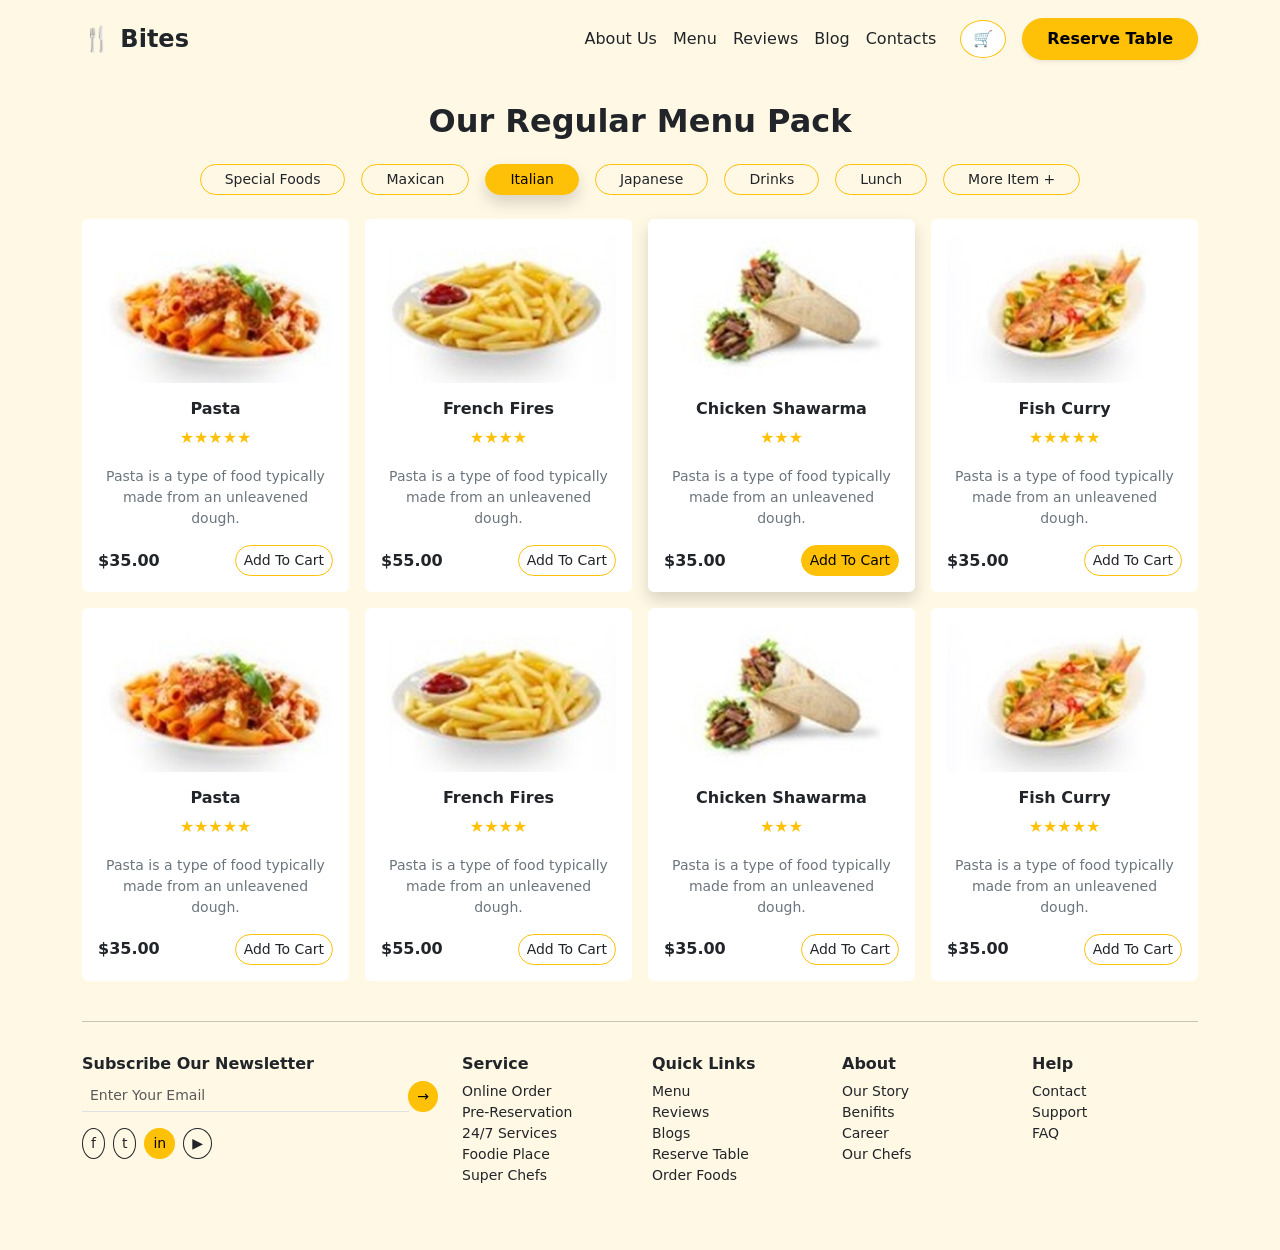
<file: project 2 final/index.html>
<!DOCTYPE html>
<html lang="en">
<head>
  <meta charset="UTF-8">
  <meta name="viewport" content="width=device-width, initial-scale=1">
  <title>Bites</title>
  <link href="https://cdn.jsdelivr.net/npm/bootstrap@5.3.3/dist/css/bootstrap.min.css" rel="stylesheet">
</head>
<body class="bg-warning bg-opacity-10">

  <nav class="navbar navbar-expand-lg py-3">
    <div class="container">
      <a class="navbar-brand fw-bold fs-4 text-dark" href="#">🍴 Bites</a>
      <button class="navbar-toggler" type="button" data-bs-toggle="collapse" data-bs-target="#nav">
        <span class="navbar-toggler-icon"></span>
      </button>
      <div class="collapse navbar-collapse justify-content-end align-items-center gap-lg-3" id="nav">
        <ul class="navbar-nav align-items-lg-center">
          <li class="nav-item"><a class="nav-link text-dark" href="#">About Us</a></li>
          <li class="nav-item"><a class="nav-link text-dark" href="#">Menu</a></li>
          <li class="nav-item"><a class="nav-link text-dark" href="#">Reviews</a></li>
          <li class="nav-item"><a class="nav-link text-dark" href="#">Blog</a></li>
          <li class="nav-item"><a class="nav-link text-dark" href="#">Contacts</a></li>
        </ul>
        <button class="btn btn-outline-warning rounded-circle bg-white" type="button">🛒</button>
        <a href="#" class="btn btn-warning rounded-pill fw-bold px-4 py-2 shadow-sm">Reserve Table</a>
      </div>
    </div>
  </nav>

  <div class="container py-4">

    <h2 class="text-center fw-bold mb-4">Our Regular Menu Pack</h2>

    <div class="d-flex flex-wrap justify-content-center gap-3 mb-4">
      <button class="btn btn-sm btn-outline-warning text-dark rounded-pill px-4">Special Foods</button>
      <button class="btn btn-sm btn-outline-warning text-dark rounded-pill px-4">Maxican</button>
      <button class="btn btn-sm btn-warning rounded-pill px-4 shadow">Italian</button>
      <button class="btn btn-sm btn-outline-warning text-dark rounded-pill px-4">Japanese</button>
      <button class="btn btn-sm btn-outline-warning text-dark rounded-pill px-4">Drinks</button>
      <button class="btn btn-sm btn-outline-warning text-dark rounded-pill px-4">Lunch</button>
      <button class="btn btn-sm btn-outline-warning text-dark rounded-pill px-4">More Item +</button>
    </div>

    <div class="row row-cols-1 row-cols-sm-2 row-cols-lg-4 g-3">

      <div class="col">
        <div class="card h-100 border-0 text-center">
          <img src="[data-uri]" class="card-img-top p-3" alt="Pasta">
          <div class="card-body pt-0">
            <h6 class="fw-bold">Pasta</h6>
            <div class="text-warning">★★★★★</div>
            <p class="small text-secondary my-3">Pasta is a type of food typically made from an unleavened dough.</p>
            <div class="d-flex justify-content-between align-items-center">
              <span class="fw-bold">$35.00</span>
              <button class="btn btn-sm btn-outline-warning text-dark rounded-pill">Add To Cart</button>
            </div>
          </div>
        </div>
      </div>

      <div class="col">
        <div class="card h-100 border-0 text-center">
          <img src="[data-uri]" class="card-img-top p-3" alt="French Fires">
          <div class="card-body pt-0">
            <h6 class="fw-bold">French Fires</h6>
            <div class="text-warning">★★★★</div>
            <p class="small text-secondary my-3">Pasta is a type of food typically made from an unleavened dough.</p>
            <div class="d-flex justify-content-between align-items-center">
              <span class="fw-bold">$55.00</span>
              <button class="btn btn-sm btn-outline-warning text-dark rounded-pill">Add To Cart</button>
            </div>
          </div>
        </div>
      </div>

      <div class="col">
        <div class="card h-100 border-0 text-center shadow">
          <img src="[data-uri]" class="card-img-top p-3" alt="Chicken Shawarma">
          <div class="card-body pt-0">
            <h6 class="fw-bold">Chicken Shawarma</h6>
            <div class="text-warning">★★★</div>
            <p class="small text-secondary my-3">Pasta is a type of food typically made from an unleavened dough.</p>
            <div class="d-flex justify-content-between align-items-center">
              <span class="fw-bold">$35.00</span>
              <button class="btn btn-sm btn-warning rounded-pill">Add To Cart</button>
            </div>
          </div>
        </div>
      </div>

      <div class="col">
        <div class="card h-100 border-0 text-center">
          <img src="[data-uri]" class="card-img-top p-3" alt="Fish Curry">
          <div class="card-body pt-0">
            <h6 class="fw-bold">Fish Curry</h6>
            <div class="text-warning">★★★★★</div>
            <p class="small text-secondary my-3">Pasta is a type of food typically made from an unleavened dough.</p>
            <div class="d-flex justify-content-between align-items-center">
              <span class="fw-bold">$35.00</span>
              <button class="btn btn-sm btn-outline-warning text-dark rounded-pill">Add To Cart</button>
            </div>
          </div>
        </div>
      </div>

      <div class="col">
        <div class="card h-100 border-0 text-center">
          <img src="[data-uri]" class="card-img-top p-3" alt="Pasta">
          <div class="card-body pt-0">
            <h6 class="fw-bold">Pasta</h6>
            <div class="text-warning">★★★★★</div>
            <p class="small text-secondary my-3">Pasta is a type of food typically made from an unleavened dough.</p>
            <div class="d-flex justify-content-between align-items-center">
              <span class="fw-bold">$35.00</span>
              <button class="btn btn-sm btn-outline-warning text-dark rounded-pill">Add To Cart</button>
            </div>
          </div>
        </div>
      </div>

      <div class="col">
        <div class="card h-100 border-0 text-center">
          <img src="[data-uri]" class="card-img-top p-3" alt="French Fires">
          <div class="card-body pt-0">
            <h6 class="fw-bold">French Fires</h6>
            <div class="text-warning">★★★★</div>
            <p class="small text-secondary my-3">Pasta is a type of food typically made from an unleavened dough.</p>
            <div class="d-flex justify-content-between align-items-center">
              <span class="fw-bold">$55.00</span>
              <button class="btn btn-sm btn-outline-warning text-dark rounded-pill">Add To Cart</button>
            </div>
          </div>
        </div>
      </div>

      <div class="col">
        <div class="card h-100 border-0 text-center">
          <img src="[data-uri]" class="card-img-top p-3" alt="Chicken Shawarma">
          <div class="card-body pt-0">
            <h6 class="fw-bold">Chicken Shawarma</h6>
            <div class="text-warning">★★★</div>
            <p class="small text-secondary my-3">Pasta is a type of food typically made from an unleavened dough.</p>
            <div class="d-flex justify-content-between align-items-center">
              <span class="fw-bold">$35.00</span>
              <button class="btn btn-sm btn-outline-warning text-dark rounded-pill">Add To Cart</button>
            </div>
          </div>
        </div>
      </div>

      <div class="col">
        <div class="card h-100 border-0 text-center">
          <img src="[data-uri]" class="card-img-top p-3" alt="Fish Curry">
          <div class="card-body pt-0">
            <h6 class="fw-bold">Fish Curry</h6>
            <div class="text-warning">★★★★★</div>
            <p class="small text-secondary my-3">Pasta is a type of food typically made from an unleavened dough.</p>
            <div class="d-flex justify-content-between align-items-center">
              <span class="fw-bold">$35.00</span>
              <button class="btn btn-sm btn-outline-warning text-dark rounded-pill">Add To Cart</button>
            </div>
          </div>
        </div>
      </div>

    </div>
  </div>

  <footer class="container pb-5">
    <hr>
    <div class="row g-4 pt-3">

      <div class="col-lg-4">
        <h6 class="fw-bold">Subscribe Our Newsletter</h6>
        <div class="input-group input-group-sm mb-3">
          <input type="email" class="form-control border-0 border-bottom bg-transparent rounded-0" placeholder="Enter Your Email">
          <button class="btn btn-warning rounded-circle" type="button">→</button>
        </div>
        <div class="d-flex gap-2">
          <a href="#" class="btn btn-sm btn-outline-dark rounded-circle">f</a>
          <a href="#" class="btn btn-sm btn-outline-dark rounded-circle">t</a>
          <a href="#" class="btn btn-sm btn-warning rounded-circle">in</a>
          <a href="#" class="btn btn-sm btn-outline-dark rounded-circle">▶</a>
        </div>
      </div>

      <div class="col-6 col-lg-2">
        <h6 class="fw-bold">Service</h6>
        <ul class="list-unstyled small">
          <li><a href="#" class="text-dark text-decoration-none">Online Order</a></li>
          <li><a href="#" class="text-dark text-decoration-none">Pre-Reservation</a></li>
          <li><a href="#" class="text-dark text-decoration-none">24/7 Services</a></li>
          <li><a href="#" class="text-dark text-decoration-none">Foodie Place</a></li>
          <li><a href="#" class="text-dark text-decoration-none">Super Chefs</a></li>
        </ul>
      </div>

      <div class="col-6 col-lg-2">
        <h6 class="fw-bold">Quick Links</h6>
        <ul class="list-unstyled small">
          <li><a href="#" class="text-dark text-decoration-none">Menu</a></li>
          <li><a href="#" class="text-dark text-decoration-none">Reviews</a></li>
          <li><a href="#" class="text-dark text-decoration-none">Blogs</a></li>
          <li><a href="#" class="text-dark text-decoration-none">Reserve Table</a></li>
          <li><a href="#" class="text-dark text-decoration-none">Order Foods</a></li>
        </ul>
      </div>

      <div class="col-6 col-lg-2">
        <h6 class="fw-bold">About</h6>
        <ul class="list-unstyled small">
          <li><a href="#" class="text-dark text-decoration-none">Our Story</a></li>
          <li><a href="#" class="text-dark text-decoration-none">Benifits</a></li>
          <li><a href="#" class="text-dark text-decoration-none">Career</a></li>
          <li><a href="#" class="text-dark text-decoration-none">Our Chefs</a></li>
        </ul>
      </div>

      <div class="col-6 col-lg-2">
        <h6 class="fw-bold">Help</h6>
        <ul class="list-unstyled small">
          <li><a href="#" class="text-dark text-decoration-none">Contact</a></li>
          <li><a href="#" class="text-dark text-decoration-none">Support</a></li>
          <li><a href="#" class="text-dark text-decoration-none">FAQ</a></li>
        </ul>
      </div>

    </div>
  </footer>

  <script src="https://cdn.jsdelivr.net/npm/bootstrap@5.3.3/dist/js/bootstrap.bundle.min.js"></script>
</body>
</html>
</file>
